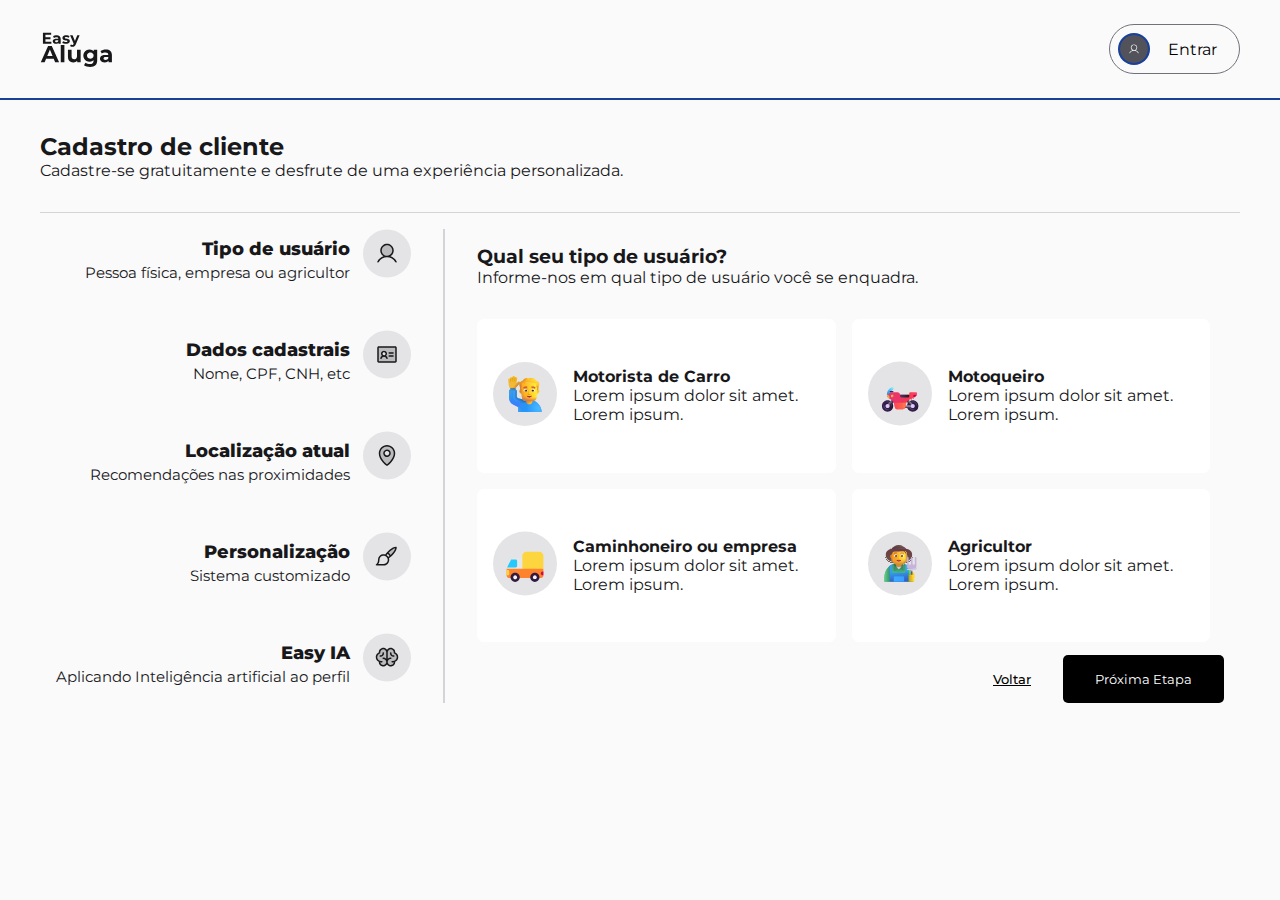
<file: form/index.html>
<!DOCTYPE html>
<html lang="pt-BR">
  <head>
    <meta charset="UTF-8" />
    <meta name="viewport" content="width=device-width, initial-scale=1.0" />
    <title>Easy Aluga | Cadastro de cliente</title>

    <link rel="preconnect" href="https://fonts.googleapis.com" />
    <link rel="preconnect" href="https://fonts.gstatic.com" crossorigin />
    <link
      href="https://fonts.googleapis.com/css2?family=Montserrat:wght@400;500;600;700&display=swap"
      rel="stylesheet"
    />

    <link rel="stylesheet" href="/global.css" />
    <link rel="stylesheet" href="/form/styles.css" />

    <script
      defer
      src="/components/app/header.js"
      type="text/javascript"
    ></script>
    <script src="/components/register/form.js" defer></script>
  </head>
  <body>
    <app-header></app-header>

    <main class="container">
      <div class="form-header">
        <h2>Cadastro de cliente</h2>
        <p>
          Cadastre-se gratuitamente e desfrute de uma experiência personalizada.
        </p>
      </div>
      <div class="divider"></div>
      <section id="sign-up">
        <!--Sidebar start-->
        <aside id="sign-up-sidebar">
          <div class="step">
            <div class="step-content">
              <p>Tipo de usuário</p>
              <span> Pessoa física, empresa ou agricultor</span>
            </div>
            <div class="circle">
              <img src="/assets/icons/type-user.svg" alt="" class="src" />
            </div>
          </div>

          <div class="step">
            <div class="step-content">
              <p>Dados cadastrais</p>
              <span> Nome, CPF, CNH, etc </span>
            </div>
            <div class="circle">
              <img src="/assets/icons/data-icon.svg" alt="" class="src" />
            </div>
          </div>

          <div class="step">
            <div class="step-content">
              <p>Localização atual</p>
              <span> Recomendações nas proximidades</span>
            </div>
            <div class="circle">
              <img src="/assets/icons/gps-Icon.svg" alt="" class="src" />
            </div>
          </div>

          <div class="step">
            <div class="step-content">
              <p>Personalização</p>
              <span> Sistema customizado</span>
            </div>
            <div class="circle">
              <img
                src="/assets/icons/customization-Icon.svg"
                alt=""
                class="src"
              />
            </div>
          </div>

          <div class="step">
            <div class="step-content">
              <p>Easy IA</p>
              <span> Aplicando Inteligência artificial ao perfil</span>
            </div>
            <div class="circle">
              <img src="/assets/icons/AI.svg" alt="" class="src" />
            </div>
          </div>
          <!--Sidebar end-->
        </aside>
        <div class="divider-vertical"></div>
        <!--Sidebar end-->

        <!--Step 1 start-->
        <div class="stp step-1">
          <div class="header">
            <h3 class="title">Qual seu tipo de usuário?</h3>
            <p class="text">
              Informe-nos em qual tipo de usuário você se enquadra.
            </p>
          </div>

          <div class="form-container">
            <form>
              <div class="user-card">
                <div class="img">
                  <img src="/assets/icons/car-driver-icon.svg" alt="" />
                </div>
                <div class="user-card-content">
                  <b>Motorista de Carro</b>
                  <p>Lorem ipsum dolor sit amet. Lorem ipsum.</p>
                </div>
              </div>

              <div class="user-card">
                <div class="img">
                  <img src="/assets/icons/motorcycle-driver.svg" alt="" />
                </div>
                <div class="user-card-content">
                  <b>Motoqueiro</b>
                  <p>Lorem ipsum dolor sit amet. Lorem ipsum.</p>
                </div>
              </div>

              <div class="user-card">
                <div class="img">
                  <img src="/assets/icons/truck-driver.svg" alt="" />
                </div>
                <div class="user-card-content">
                  <b> Caminhoneiro ou empresa</b>
                  <p>Lorem ipsum dolor sit amet. Lorem ipsum.</p>
                </div>
              </div>

              <div class="user-card">
                <div class="img">
                  <img src="/assets/icons/farmer.svg" alt="" />
                </div>
                <div class="user-card-content">
                  <b>Agricultor</b>
                  <p>Lorem ipsum dolor sit amet. Lorem ipsum.</p>
                </div>
              </div>
            </form>

            <div class="btns">
              <button class="previous" type="button">Voltar</button>
              <button class="next" type="submit">Próxima Etapa</button>
            </div>
          </div>
        </div>

        <!--Step 1 end-->

        <!--Step 2 start-->
        <div class="stp step-2">
          <div class="header">
            <h3 class="title">Dados cadastrais</h3>
            <p class="text">Informe-nos os dados para criação do seu perfil.</p>
          </div>

          <div class="divider"></div>

          <form>
            <div class="label">
              <label for="name" class="label-name">Nome completo</label>
              <input
                type="text"
                id="name"
                placeholder="João Antônio da Silva"
              />
            </div>

            <div class="label">
              <label for="e-mail" class="label-name">E-mail</label>
              <input
                type="email"
                id="e-mail"
                placeholder="joao.silva@exemplo.com"
              />
            </div>

            <div class="label">
              <label for="cpf" class="label-name">CPF</label>
              <input type="number" id="cpf" placeholder="314.156.265-35" />
            </div>

            <div class="label">
              <label for="cnh" class="label-name">CNH</label>
              <input type="number" id="cnh" placeholder="20778353404" />
            </div>

            <div class="label">
              <label for="data" class="label-name">Data de nascimento</label>
              <input type="date" id="data" placeholder="15/05/2004" />
            </div>

            <div class="label">
              <label for="name" class="label-name">Telefone</label>
              <input
                type="number"
                id="number"
                placeholder="+55 (DDD) 12345-6789"
              />
            </div>
          </form>

          <div class="btns">
            <button class="previous" type="button">Voltar</button>
            <button class="next" type="submit">Próxima Etapa</button>
          </div>
        </div>
        <!--Step 2 end-->

        <!--Step 3 start-->
        <div class="stp step-3">
          <div class="header">
            <h3 class="title">Onde você está localizado?</h3>
            <p class="text">
              Informe-nos onde você prefere recomendações de carros em
              localidades próximas.
            </p>
          </div>

          <div class="divider"></div>

          <div id="map">
            <iframe
              src="https://www.google.com/maps/embed?pb=!1m18!1m12!1m3!1d3657.1722277061335!2d-46.65545488687333!3d-23.56225712022109!2m3!1f0!2f0!3f0!3m2!1i1024!2i768!4f13.1!3m3!1m2!1s0x94ce59c92a3b5939%3A0xd80224e64ad3f154!2sAv.%20Paulista%2C%201471%20-%20Bela%20Vista%2C%20S%C3%A3o%20Paulo%20-%20SP%2C%2001310-200!5e0!3m2!1spt-BR!2sbr!4v1696195622088!5m2!1spt-BR!2sbr"
              width="600"
              height="450"
              style="border: 0"
              allowfullscreen=""
              loading="lazy"
              referrerpolicy="no-referrer-when-downgrade"
            >
            </iframe>
          </div>

          <div class="btns">
            <button class="previous" type="button">Voltar</button>
            <button class="next" type="submit">Próxima Etapa</button>
          </div>
        </div>
        <!--Step 3 end-->

        <!--Step 4 start-->
        <div class="stp step-4">
          <div class="header">
            <h3 class="title">Personalize o sistema com sua cara</h3>
            <p class="text">
              Informe-nos onde você prefere recomendações de carros em
              localidades próximas.
            </p>
          </div>

          <div class="divider"></div>

          <form>
            <div class="label">
              <p>Exibição de preço</p>
            </div>

            <div class="btns-custom">
              <button class="per-hour" type="button">Por hora</button>
              <button class="per-day" type="button">Por dia</button>
              <button class="per-month" type="button">Por mês</button>
            </div>

            <div class="car-preferences">
              <div class="dropdown">
                <div class="label">
                  <label for="car-brand">Marca preferida</label>
                </div>
                <button class="dropbtn">Marcas</button>
                <div class="dropdown-content" id="marcaDropdown">
                  <a href="#">Toyota</a>
                  <a href="#">Honda</a>
                  <a href="#">Nissan</a>
                  <a href="#">Hyundai</a>
                  <a href="#">Volkswagen</a>
                  <a href="#">Ford</a>
                </div>
              </div>

              <div class="dropdown">
                <div class="label">
                  <label for="car-model">Modelo preferido</label>
                </div>
                <button class="dropbtn">Modelo preferido</button>
                <div class="dropdown-content" id="modeloDropdown">
                  <a href="#">Toyota Camry</a>
                  <a href="#">Honda Civic</a>
                  <a href="#">Nissan Altima</a>
                  <a href="#">Hyundai Elantra</a>
                  <a href="#">Volkswagen Golf</a>
                  <a href="#">Ford Focus</a>
                </div>
              </div>

              <div class="dropdown">
                <div class="label">
                  <label for="car-passengers"
                    >Quantidade de passageiros mínima</label
                  >
                </div>
                <button class="dropbtn">0</button>
                <div class="dropdown-content" id="passageirosDropdown">
                  <a href="#">2</a>
                  <a href="#">4</a>
                  <a href="#">6</a>
                  <a href="#">8+</a>
                </div>
              </div>

              <div class="dropdown">
                <div class="label">
                  <label for="car-distance">Raio de distância</label>
                </div>

                <button class="dropbtn">25km</button>
                <div class="dropdown-content" id="distanciaDropdown">
                  <a href="#">25km</a>
                  <a href="#">30Km</a>
                  <a href="#">35km</a>
                  <a href="#">40km</a>
                  <a href="#">45km+</a>
                </div>
              </div>
            </div>
          </form>

          <div class="btns">
            <button class="previous" type="button">Voltar</button>
            <button class="next" type="submit">Próxima Etapa</button>
          </div>
        </div>
        <!--Step 4 end-->

        <!--Step 5 start-->
        <div class="stp step-5">
          <div class="header">
            <h3 class="title">Utilização da Easy IA</h3>
            <p class="text">
              A Easy IA é uma inteligência artificial para gerar recomendações
              para você baseado nos dados informados anteriormente. Ao
              prosseguir, você aceita a utilização dos dados.
            </p>
          </div>

          <div class="divider"></div>

          <div class="bot-image">
            <img
              src="/assets/icons/Chat-bot-bro-image.svg"
              alt=""
              class="src"
            />
          </div>

          <div class="btns">
            <button class="previous" type="button">Voltar</button>
            <button class="next" type="submit" id="last">Enviar</button>
          </div>
        </div>
      </section>
    </main>
  </body>
</html>
</file>
<file: global.css>
:root {
  --primary: #18181b;
  --primary-opaque: #18181b66;

  --foreground: #18181b;
  --foreground-opaque: #18181b66;
  --background: #fafafa;
}

* {
  margin: 0;
  padding: 0;
  box-sizing: border-box;
  font-family: "Montserrat", sans-serif;
}

html,
body {
  height: 100%;
}

html {
  scroll-behavior: smooth;
}

body {
  background-color: var(--background);
  color: var(--foreground);
  overflow-x: hidden;
}

.container {
  width: 100%;
  max-width: 1240px;
  margin: 0 auto;
  padding: 0 1.25rem;
}

button[data-variant] {
  display: flex;
  justify-content: center;
  align-items: center;
  gap: 0.75rem;

  height: 4rem;
  padding: 0rem 1.5rem;
  border-radius: 4px;
  border: none;

  font-size: 1rem;
  font-weight: 500;
  line-height: 140%;

  cursor: pointer;
  transition: filter 0.2s ease-in-out;
}

a:has(button[data-variant]) {
  text-decoration: none;
  color: inherit;
}

a:has(button[data-variant]):focus {
  outline: none;
}

button[data-variant]:focus-visible {
  outline: 1px solid var(--background);
  box-shadow: 0px 0px 0px 4px var(--primary-opaque);
}

button[data-variant]:hover,
button[data-variant]:focus-visible {
  filter: brightness(0.85);
}

button[data-variant="solid"] {
  background-color: var(--primary);
  color: var(--background);
}

button[data-variant="link"] {
  color: var(--primary);
  text-decoration: underline;
}

.card {
  background-color: #ffffff;
  border: 1px solid #f4f4f5;
}

.colors {
  display: flex;
  gap: 0.25rem;
}

.colors span {
  display: inline-block;
  width: 1.125rem;
  height: 1.125rem;
  border-radius: 99px;
  border-width: 6px;
  border-style: solid;
}

@media only screen and (max-width: 1110px) {
  html {
    font-size: 87.5%;
  }
}
</file>
<file: form/styles.css>
.hidden {
  display: none;
}

.form-header {
  display: flex;
  justify-content: flex-start;
  flex-direction: column;
  padding: 2rem 0rem 2rem;
}

.divider {
  height: 1px;
  background-color: #d4d4d8;
}

.divider-vertical {
  flex: 1;
  width: 1px;
  border-right: 2px solid #d4d4d8;
  background-color: #d4d4d8;
  margin: 0rem 2rem 0rem;
}

section {
  display: flex;
  padding: 1rem;
}

/*SIDEBAR*/
#sign-up-sidebar {
  width: 500px;
  height: 100%;

  display: flex;
  align-items: flex-end;
  flex-direction: column;
  gap: 3rem;
}

form {
  display: flex;
  flex-wrap: wrap;
  gap: 1rem;
  margin: 1rem 0rem 1rem;
}

.form-container {
  display: flex;
  flex-direction: column;
  flex-wrap: wrap;
}

aside > .step > .step-content > p {
  font-size: 18px;
  font-weight: 800;
}

.step {
  display: flex;
  align-items: center;
  align-items: flex-end;
  gap: 0.8rem;
}

.step-content {
  display: flex;
  align-items: flex-end;
  flex-direction: column;
  gap: 0.2rem;
}

.step-content span {
  font-size: 15px;
}

/*STEPS*/

.stp {
  width: 75rem;
  height: 50%;
  display: flex;
  flex-direction: column;
}

.stp .header {
  padding: 1rem 0rem 1rem;
}

.step-1 {
  display: flex;
  justify-content: center;
  width: 90%;
}

.step-1 form {
  height: 20rem;
}

.user-card {
  width: 48%;
  height: 48%;
  cursor: pointer;
  padding: 1rem;
  border-radius: 7px;

  display: flex;
  align-items: center;
  justify-content: space-between;
  background-color: white;
  gap: 1rem;
}

.step-2 {
  display: none;
  width: 90%;
}

.step-2 form {
  display: flex;
  flex-wrap: wrap;
  align-items: center;
  align-content: center;
  flex: 1;
  gap: 1rem;
}

.step-2 form > .label {
  width: 45%;
  display: flex;
  flex-direction: column;
  gap: 1rem;
}

.step-2 input {
  background-color: transparent;
  padding: 1rem;
  border: 1px solid #d4d4d8;
  border-radius: 7px;
  font-weight: 500;
  font-size: 1rem;
}

.step-2 form input:focus {
  outline-color: #1a4199;
}

.step-3 {
  display: none;
  width: 80%;
}

#map {
  width: 100%;
  height: 20rem;
  padding: 1rem;
}

iframe {
  width: 100%;
  height: 100%;
}

.step-4 {
  display: none;
  width: 80%;
}

.step-4 form {
  flex-direction: column;
}

.step-4 .btns-custom {
  display: flex;
  gap: 1rem;
}

.step-4 .btns-custom > button {
  width: 50%;
}

.step-4 .car-preferences {
  width: 100%;
  display: flex;
  justify-content: space-between;
  flex-wrap: wrap;
  gap: 1rem;
}

.dropdown > .label {
  font-weight: 500;
}

.step-4 .dropbtn {
  width: 100%;
}

.step-5 {
  display: none;
  width: 80%;
  gap: 1rem;
}

.step-5 .bot-image {
  display: flex;
  justify-content: center;
  align-items: center;
}

/*buttons*/
.btns {
  display: flex;
  align-items: flex-end;
  justify-content: flex-end;
}

.next {
  background-color: black;
  color: white;
  border: none;
  padding: 1rem 2rem;
  cursor: pointer;
}

.previous {
  background-color: transparent;
  text-decoration: underline;
  font-weight: 500;
  border: none;
  padding: 1rem 2rem;
  cursor: pointer;
}

/*Dropdown*/
.dropdown {
  width: 48%;
  position: relative;
  display: inline-block;
}

button {
  padding: 10px;
  border: solid 1px #d4d4d8;
  border-radius: 5px;
  cursor: pointer;
}

.dropdown-content {
  display: none;
  position: absolute;
  background-color: #f9f9f9;
  min-width: 160px;
  box-shadow: 0px 8px 16px 0px rgba(0, 0, 0, 0.2);
  z-index: 1;
}

.dropdown-content a {
  color: black;
  padding: 12px 16px;
  text-decoration: none;
  display: block;
}

.dropdown-content a:hover {
  background-color: #ddd;
}
.dropdown:hover .dropdown-content {
  display: flex;
  flex-direction: column;
}

@media screen and (max-width: 820px) {
  body {
    position: relative;
  }

  #sign-up-sidebar {
    width: 10%;
  }

  form {
    max-width: 90%;
  }

  .stp .header {
    padding-top: 0;
    display: flex;
    flex-direction: column;
    gap: 1rem;
  }

  .step {
    align-items: center;
  }

  .step-content {
    display: none;
  }

  .user-card {
    flex-wrap: wrap;
    justify-content: center;
    align-items: flex-start;
    gap: 0.5rem;
  }

  .step-2 form input,
  .step-4 .btns-custom > button {
    width: 100%;
  }

  .step-2 form > .label,
  .step-4 {
    width: 100%;
    display: flex;
    flex-wrap: wrap;
    flex-direction: column;
    gap: 1rem;
  }

  .step-4 .btns-custom {
    display: flex;
    flex-direction: row;
  }

  .step-2 form {
    flex-direction: column;
    gap: 0.5rem;
  }

  #map {
    width: 100%;
    height: 300px;
  }

  #map iframe {
    width: 100%;
  }

  .step-5 .bot-image img {
    width: 50%;
    height: auto;
  }

  .stp {
    width: 100%;
    gap: 1rem;
  }
}

@media only screen and (max-width: 560px) {
  .step-4 .car-preferences {
    align-items: flex-end;
  }

  form {
    justify-content: center;
    max-width: 50rem;
  }

  .user-card {
    width: 80%;
  }

  .user-card-content {
    align-items: center;
  }

  .dropdown {
    width: 100%;
  }

  .step-5 .bot-image img {
    width: 100%;
    height: auto;
  }
}
</file>
